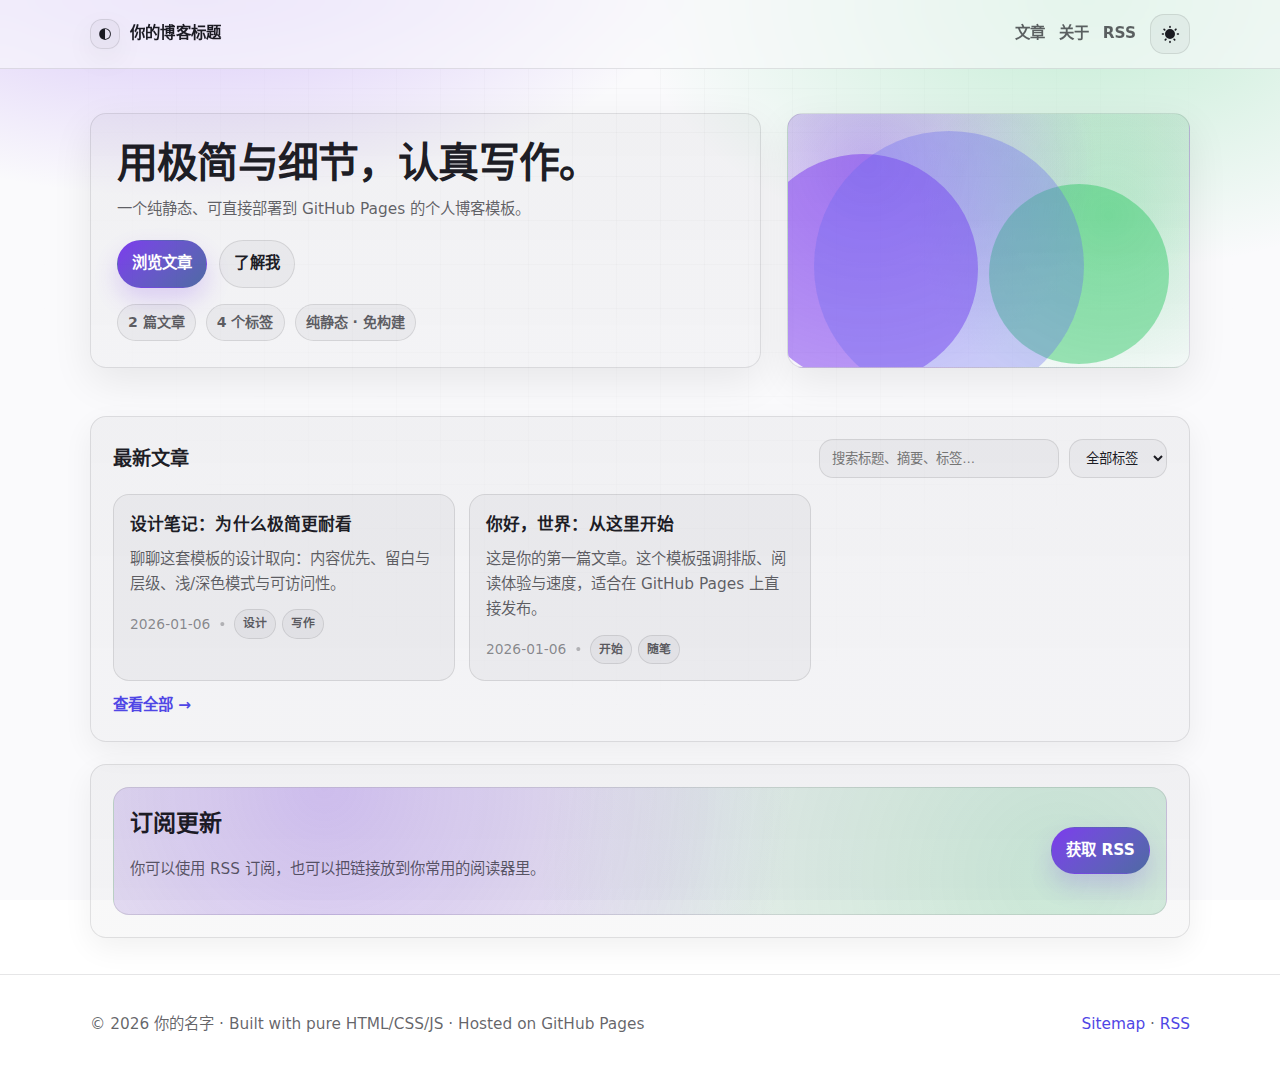
<file: index.html>
<!doctype html>
<html lang="zh-CN">
<head>
  <title>你的博客标题</title>
  <meta name="description" content="一个纯静态、可直接部署到 GitHub Pages 的个人博客模板。" />
  <meta property="og:title" content="你的博客标题" />
  <meta property="og:description" content="一个纯静态、可直接部署到 GitHub Pages 的个人博客模板。" />
  <meta property="og:type" content="website" />
  <meta charset="utf-8" />
<meta name="viewport" content="width=device-width,initial-scale=1" />
<meta name="color-scheme" content="light dark" />
<link rel="icon" href="/favicon.svg" type="image/svg+xml" />
<link rel="manifest" href="/site.webmanifest" />
<link rel="alternate" type="application/rss+xml" title="RSS" href="/feed.xml" />
<link rel="stylesheet" href="/assets/css/style.css" />
<script defer src="/assets/js/theme.js"></script>
</head>
<body>
<header class="topbar" role="banner">
  <div class="container">
    <a class="brand" href="/" aria-label="返回首页">
      <span class="brand__mark" aria-hidden="true">◐</span>
      <span class="brand__text" id="siteTitle">你的博客标题</span>
    </a>
    <nav class="nav" aria-label="主导航">
      <a href="/posts/" class="nav__link">文章</a>
      <a href="/about/" class="nav__link">关于</a>
      <a href="/feed.xml" class="nav__link">RSS</a>
      <button class="iconbtn" id="themeToggle" type="button" aria-label="切换主题" title="切换主题">
        <svg viewBox="0 0 24 24" aria-hidden="true" focusable="false"><path d="M12 18a6 6 0 1 0 0-12 6 6 0 0 0 0 12Zm0-16a1 1 0 0 1 1 1v1a1 1 0 1 1-2 0V3a1 1 0 0 1 1-1Zm0 18a1 1 0 0 1 1 1v1a1 1 0 1 1-2 0v-1a1 1 0 0 1 1-1ZM4.22 5.64a1 1 0 0 1 1.41 0l.7.7a1 1 0 1 1-1.41 1.41l-.7-.7a1 1 0 0 1 0-1.41Zm12.03 12.03a1 1 0 0 1 1.41 0l.7.7a1 1 0 0 1-1.41 1.41l-.7-.7a1 1 0 0 1 0-1.41ZM2 12a1 1 0 0 1 1-1h1a1 1 0 1 1 0 2H3a1 1 0 0 1-1-1Zm18 0a1 1 0 0 1 1-1h1a1 1 0 1 1 0 2h-1a1 1 0 0 1-1-1ZM5.64 19.78a1 1 0 0 1 0-1.41l.7-.7a1 1 0 1 1 1.41 1.41l-.7.7a1 1 0 0 1-1.41 0ZM17.67 7.75a1 1 0 0 1 0-1.41l.7-.7a1 1 0 1 1 1.41 1.41l-.7.7a1 1 0 0 1-1.41 0Z"/></svg>
      </button>
    </nav>
  </div>
</header>
<main class="container" id="main">
  <section class="hero" aria-label="站点介绍">
    <div class="hero__copy">
      <h1 class="hero__title" id="siteTagline">用极简与细节，认真写作。</h1>
      <p class="hero__desc" id="siteDesc">一个纯静态、可直接部署到 GitHub Pages 的个人博客模板。</p>
      <div class="hero__cta">
        <a class="btn" href="/posts/">浏览文章</a>
        <a class="btn btn--ghost" href="/about/">了解我</a>
      </div>
      <div class="hero__meta" id="heroMeta"></div>
    </div>
    <div class="hero__art" aria-hidden="true">
      <div class="orb orb--1"></div>
      <div class="orb orb--2"></div>
      <div class="orb orb--3"></div>
    </div>
  </section>

  <section class="panel" aria-label="文章列表">
    <div class="panel__head">
      <h2 class="panel__title">最新文章</h2>
      <div class="panel__tools">
        <label class="sr" for="search">搜索文章</label>
        <input id="search" class="search" placeholder="搜索标题、摘要、标签…" autocomplete="off" />
        <div class="select">
          <label class="sr" for="tagFilter">按标签筛选</label>
          <select id="tagFilter" aria-label="按标签筛选"></select>
        </div>
      </div>
    </div>
    <div class="cards" id="postList" aria-live="polite"></div>
    <div class="panel__foot">
      <a class="link" href="/posts/">查看全部 →</a>
    </div>
  </section>

  <section class="panel" aria-label="订阅">
    <div class="callout">
      <div>
        <h2 class="callout__title">订阅更新</h2>
        <p class="muted">你可以使用 RSS 订阅，也可以把链接放到你常用的阅读器里。</p>
      </div>
      <a class="btn" href="/feed.xml">获取 RSS</a>
    </div>
  </section>
</main>
<footer class="footer" role="contentinfo">
  <div class="container footer__inner">
    <p class="muted">© <span id="year"></span> <span id="siteAuthor">你的名字</span> · Built with pure HTML/CSS/JS · Hosted on GitHub Pages</p>
    <p class="muted"><a href="/sitemap.xml">Sitemap</a> · <a href="/feed.xml">RSS</a></p>
  </div>
</footer>
<script defer src="/assets/js/app.js"></script>
</body>
</html>
</file>
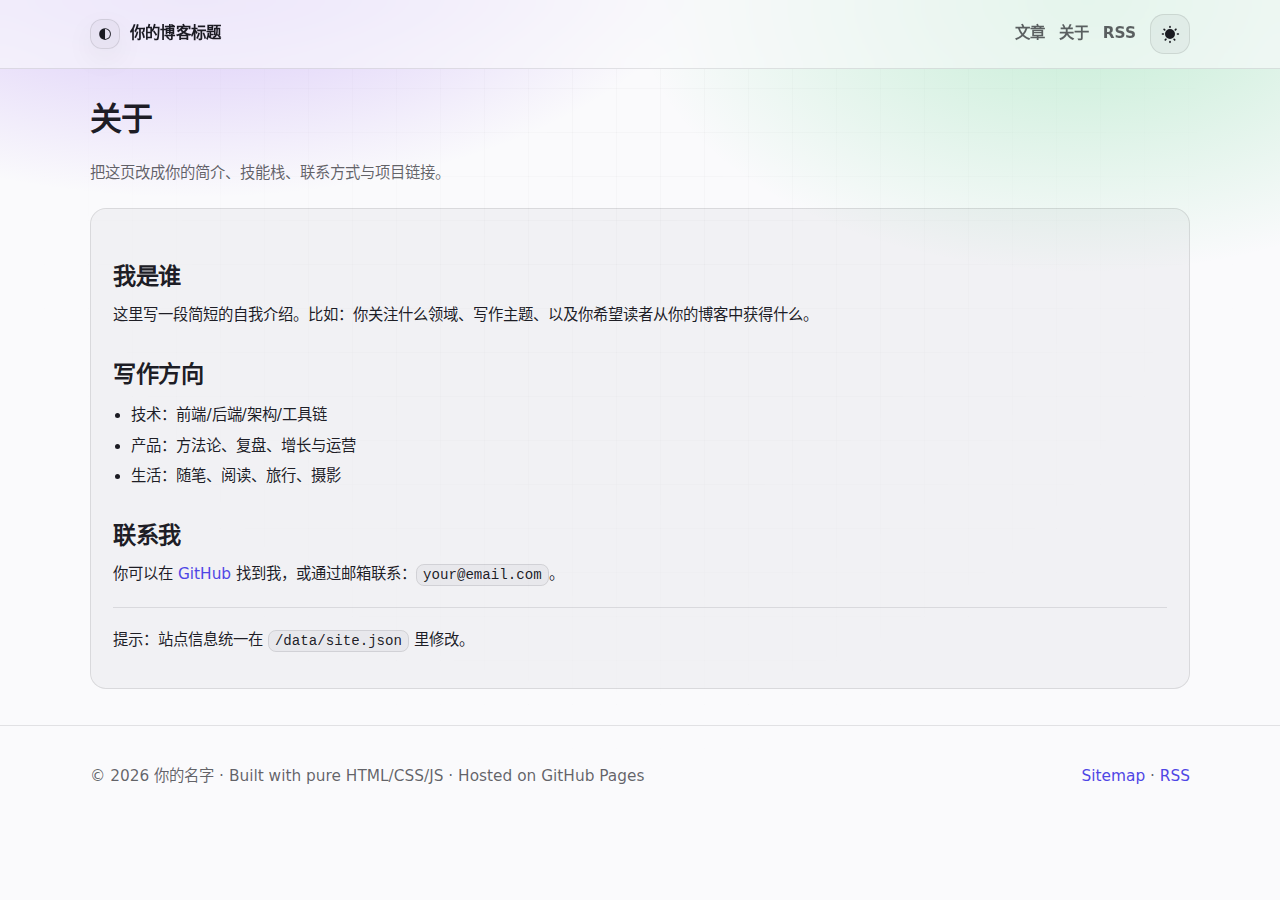
<file: about/index.html>
<!doctype html>
<html lang="zh-CN">
<head>
  <title>关于 · 你的博客标题</title>
  <meta name="description" content="关于我" />
  <meta charset="utf-8" />
<meta name="viewport" content="width=device-width,initial-scale=1" />
<meta name="color-scheme" content="light dark" />
<link rel="icon" href="/favicon.svg" type="image/svg+xml" />
<link rel="manifest" href="/site.webmanifest" />
<link rel="alternate" type="application/rss+xml" title="RSS" href="/feed.xml" />
<link rel="stylesheet" href="/assets/css/style.css" />
<script defer src="/assets/js/theme.js"></script>
</head>
<body>
<header class="topbar" role="banner">
  <div class="container">
    <a class="brand" href="/" aria-label="返回首页">
      <span class="brand__mark" aria-hidden="true">◐</span>
      <span class="brand__text" id="siteTitle">你的博客标题</span>
    </a>
    <nav class="nav" aria-label="主导航">
      <a href="/posts/" class="nav__link">文章</a>
      <a href="/about/" class="nav__link">关于</a>
      <a href="/feed.xml" class="nav__link">RSS</a>
      <button class="iconbtn" id="themeToggle" type="button" aria-label="切换主题" title="切换主题">
        <svg viewBox="0 0 24 24" aria-hidden="true" focusable="false"><path d="M12 18a6 6 0 1 0 0-12 6 6 0 0 0 0 12Zm0-16a1 1 0 0 1 1 1v1a1 1 0 1 1-2 0V3a1 1 0 0 1 1-1Zm0 18a1 1 0 0 1 1 1v1a1 1 0 1 1-2 0v-1a1 1 0 0 1 1-1ZM4.22 5.64a1 1 0 0 1 1.41 0l.7.7a1 1 0 1 1-1.41 1.41l-.7-.7a1 1 0 0 1 0-1.41Zm12.03 12.03a1 1 0 0 1 1.41 0l.7.7a1 1 0 0 1-1.41 1.41l-.7-.7a1 1 0 0 1 0-1.41ZM2 12a1 1 0 0 1 1-1h1a1 1 0 1 1 0 2H3a1 1 0 0 1-1-1Zm18 0a1 1 0 0 1 1-1h1a1 1 0 1 1 0 2h-1a1 1 0 0 1-1-1ZM5.64 19.78a1 1 0 0 1 0-1.41l.7-.7a1 1 0 1 1 1.41 1.41l-.7.7a1 1 0 0 1-1.41 0ZM17.67 7.75a1 1 0 0 1 0-1.41l.7-.7a1 1 0 1 1 1.41 1.41l-.7.7a1 1 0 0 1-1.41 0Z"/></svg>
      </button>
    </nav>
  </div>
</header>
<main class="container" id="main">
  <header class="pagehead">
    <h1>关于</h1>
    <p class="muted">把这页改成你的简介、技能栈、联系方式与项目链接。</p>
  </header>

  <article class="prose">
    <h2>我是谁</h2>
    <p>这里写一段简短的自我介绍。比如：你关注什么领域、写作主题、以及你希望读者从你的博客中获得什么。</p>

    <h2>写作方向</h2>
    <ul>
      <li>技术：前端/后端/架构/工具链</li>
      <li>产品：方法论、复盘、增长与运营</li>
      <li>生活：随笔、阅读、旅行、摄影</li>
    </ul>

    <h2>联系我</h2>
    <p>你可以在 <a href="https://github.com/">GitHub</a> 找到我，或通过邮箱联系：<code>your@email.com</code>。</p>

    <hr />
    <p class="muted">提示：站点信息统一在 <code>/data/site.json</code> 里修改。</p>
  </article>
</main>
<footer class="footer" role="contentinfo">
  <div class="container footer__inner">
    <p class="muted">© <span id="year"></span> <span id="siteAuthor">你的名字</span> · Built with pure HTML/CSS/JS · Hosted on GitHub Pages</p>
    <p class="muted"><a href="/sitemap.xml">Sitemap</a> · <a href="/feed.xml">RSS</a></p>
  </div>
</footer>
<script defer src="/assets/js/app.js"></script>
</body>
</html>
</file>
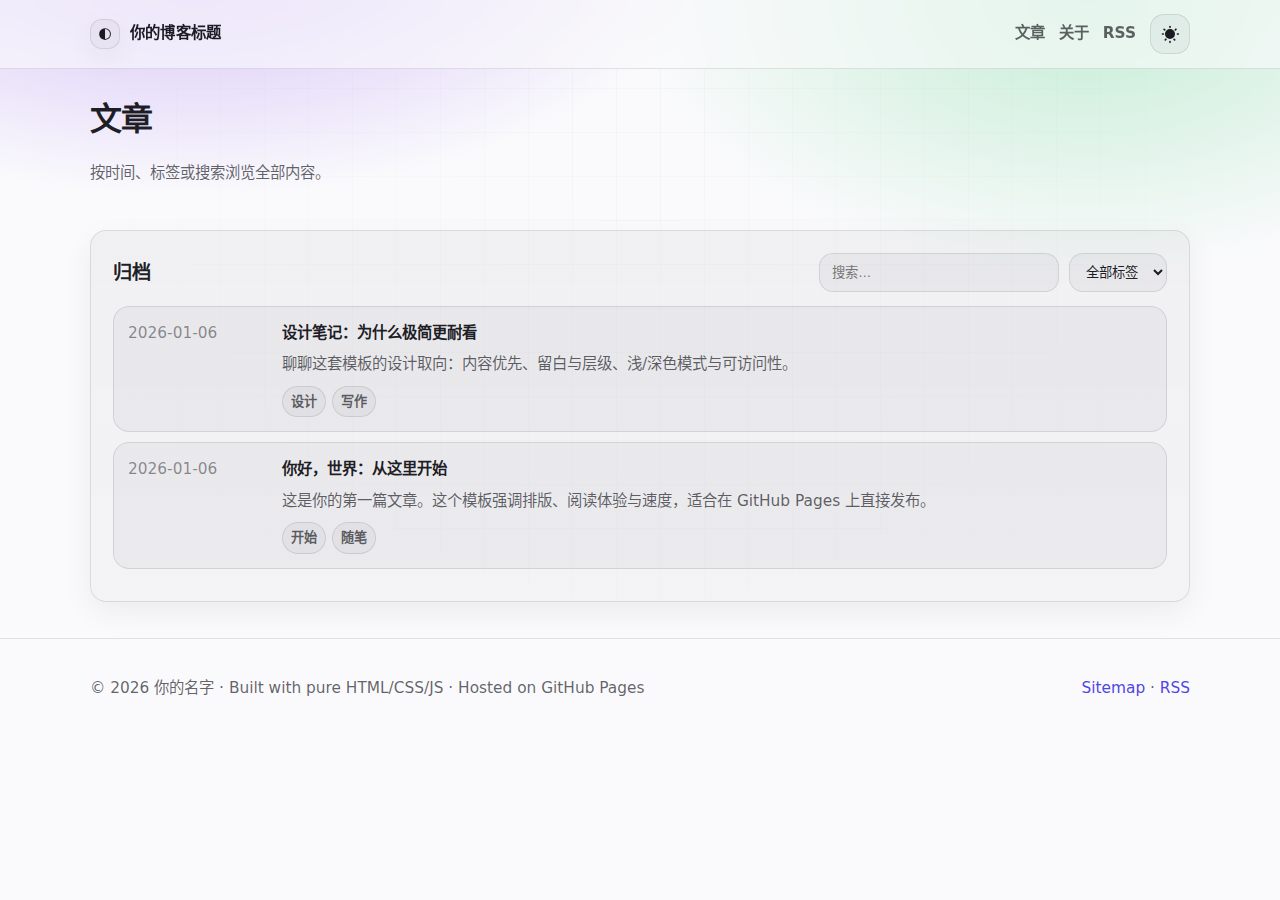
<file: posts/index.html>
<!doctype html>
<html lang="zh-CN">
<head>
  <title>文章 · 你的博客标题</title>
  <meta name="description" content="文章归档" />
  <meta charset="utf-8" />
<meta name="viewport" content="width=device-width,initial-scale=1" />
<meta name="color-scheme" content="light dark" />
<link rel="icon" href="/favicon.svg" type="image/svg+xml" />
<link rel="manifest" href="/site.webmanifest" />
<link rel="alternate" type="application/rss+xml" title="RSS" href="/feed.xml" />
<link rel="stylesheet" href="/assets/css/style.css" />
<script defer src="/assets/js/theme.js"></script>
</head>
<body>
<header class="topbar" role="banner">
  <div class="container">
    <a class="brand" href="/" aria-label="返回首页">
      <span class="brand__mark" aria-hidden="true">◐</span>
      <span class="brand__text" id="siteTitle">你的博客标题</span>
    </a>
    <nav class="nav" aria-label="主导航">
      <a href="/posts/" class="nav__link">文章</a>
      <a href="/about/" class="nav__link">关于</a>
      <a href="/feed.xml" class="nav__link">RSS</a>
      <button class="iconbtn" id="themeToggle" type="button" aria-label="切换主题" title="切换主题">
        <svg viewBox="0 0 24 24" aria-hidden="true" focusable="false"><path d="M12 18a6 6 0 1 0 0-12 6 6 0 0 0 0 12Zm0-16a1 1 0 0 1 1 1v1a1 1 0 1 1-2 0V3a1 1 0 0 1 1-1Zm0 18a1 1 0 0 1 1 1v1a1 1 0 1 1-2 0v-1a1 1 0 0 1 1-1ZM4.22 5.64a1 1 0 0 1 1.41 0l.7.7a1 1 0 1 1-1.41 1.41l-.7-.7a1 1 0 0 1 0-1.41Zm12.03 12.03a1 1 0 0 1 1.41 0l.7.7a1 1 0 0 1-1.41 1.41l-.7-.7a1 1 0 0 1 0-1.41ZM2 12a1 1 0 0 1 1-1h1a1 1 0 1 1 0 2H3a1 1 0 0 1-1-1Zm18 0a1 1 0 0 1 1-1h1a1 1 0 1 1 0 2h-1a1 1 0 0 1-1-1ZM5.64 19.78a1 1 0 0 1 0-1.41l.7-.7a1 1 0 1 1 1.41 1.41l-.7.7a1 1 0 0 1-1.41 0ZM17.67 7.75a1 1 0 0 1 0-1.41l.7-.7a1 1 0 1 1 1.41 1.41l-.7.7a1 1 0 0 1-1.41 0Z"/></svg>
      </button>
    </nav>
  </div>
</header>
<main class="container" id="main">
  <header class="pagehead">
    <h1>文章</h1>
    <p class="muted">按时间、标签或搜索浏览全部内容。</p>
  </header>

  <section class="panel">
    <div class="panel__head">
      <h2 class="panel__title">归档</h2>
      <div class="panel__tools">
        <input id="search" class="search" placeholder="搜索…" autocomplete="off" />
        <div class="select"><select id="tagFilter" aria-label="按标签筛选"></select></div>
      </div>
    </div>
    <div class="list" id="postArchive"></div>
  </section>
</main>
<footer class="footer" role="contentinfo">
  <div class="container footer__inner">
    <p class="muted">© <span id="year"></span> <span id="siteAuthor">你的名字</span> · Built with pure HTML/CSS/JS · Hosted on GitHub Pages</p>
    <p class="muted"><a href="/sitemap.xml">Sitemap</a> · <a href="/feed.xml">RSS</a></p>
  </div>
</footer>
<script defer src="/assets/js/app.js"></script>
</body>
</html>
</file>
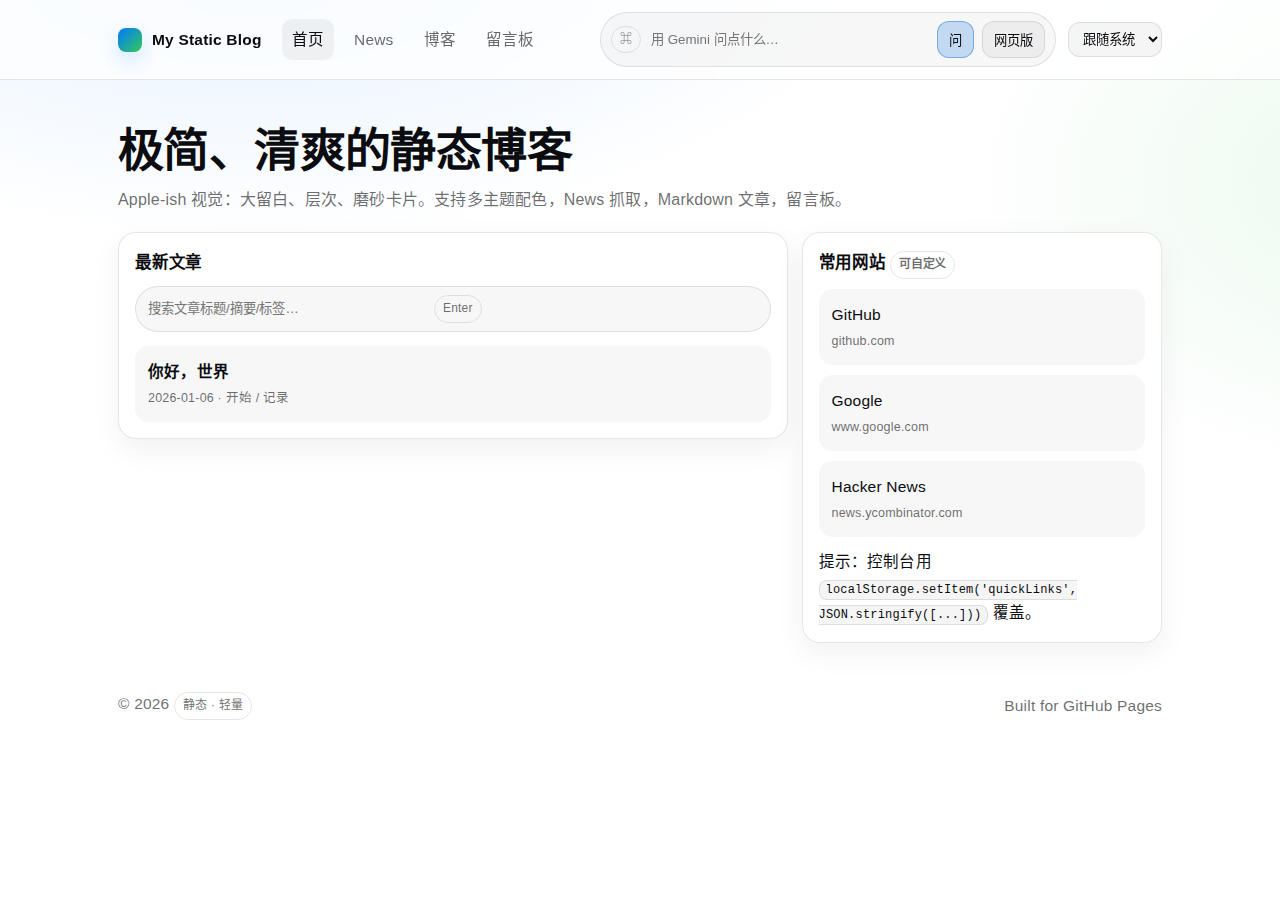
<file: My-blogs/blog-V0.2.0/index.html>
<!doctype html><html lang="zh-CN"><head><title>My Static Blog</title>
<meta charset="utf-8" />
<meta name="viewport" content="width=device-width, initial-scale=1" />
<meta name="color-scheme" content="light dark" />
<link rel="stylesheet" href="./assets/style.css" />
<link rel="icon" href="data:image/svg+xml,%3Csvg xmlns='http://www.w3.org/2000/svg' viewBox='0 0 64 64'%3E%3Crect x='8' y='8' width='48' height='48' rx='14' fill='%23007aff'/%3E%3Cpath d='M22 40c7-3 13-8 20-18' stroke='white' stroke-width='6' fill='none' stroke-linecap='round'/%3E%3C/svg%3E" />
<meta name="description" content="一个极简、Apple 风格的静态博客（GitHub Pages 可直接部署）" /></head><body><div class="topbar"><div class="container"><div class="nav">
<a class="brand" href="./index.html"><span class="logo"></span><span id="siteTitle">My Static Blog</span></a>
<nav class="navlinks" id="navlinks"></nav><div class="spacer"></div>
<div class="pill" title="Gemini 搜索/问答"><span class="badge">⌘</span>
<input id="q" placeholder="用 Gemini 问点什么…" autocomplete="off" />
<button class="btn primary" id="askGemini">问</button><button class="btn" id="openGemini">网页版</button></div>
<select class="btn" id="themeSelect" aria-label="主题"></select></div></div></div>
<div class="modal-backdrop" id="modalBackdrop" role="dialog" aria-modal="true"><div class="modal">
<header><b id="modalTitle">Modal</b><button class="btn" onclick="hideModal()">关闭</button></header>
<div class="body"><pre class="pre" id="modalBody"></pre></div></div></div><section class="hero"><div class="container">
<h1 class="h1">极简、清爽的静态博客</h1>
<p class="sub">Apple-ish 视觉：大留白、层次、磨砂卡片。支持多主题配色，News 抓取，Markdown 文章，留言板。</p>
<div class="grid">
  <div class="card"><h2>最新文章</h2>
    <div class="pill" style="margin:8px 0 14px"><input id="postSearch" placeholder="搜索文章标题/摘要/标签…" /><span class="badge">Enter</span></div>
    <div class="list" id="postList"></div></div>
  <div class="card"><h2>常用网站 <span class="badge">可自定义</span></h2>
    <div class="list" id="quickLinks"></div>
    <div style="margin-top:12px" class="meta">提示：控制台用 <span class="kbd">localStorage.setItem('quickLinks', JSON.stringify([...]))</span> 覆盖。</div>
  </div>
</div></div></section><div class="footer"><div class="container"><div class="row">
<div>© <span id="year"></span> <span class="badge">静态 · 轻量</span></div><div class="meta">Built for GitHub Pages</div>
</div></div></div>
<script>document.getElementById('year').textContent=new Date().getFullYear();</script>
<script src="./assets/app.js" defer></script></body></html>
</file>
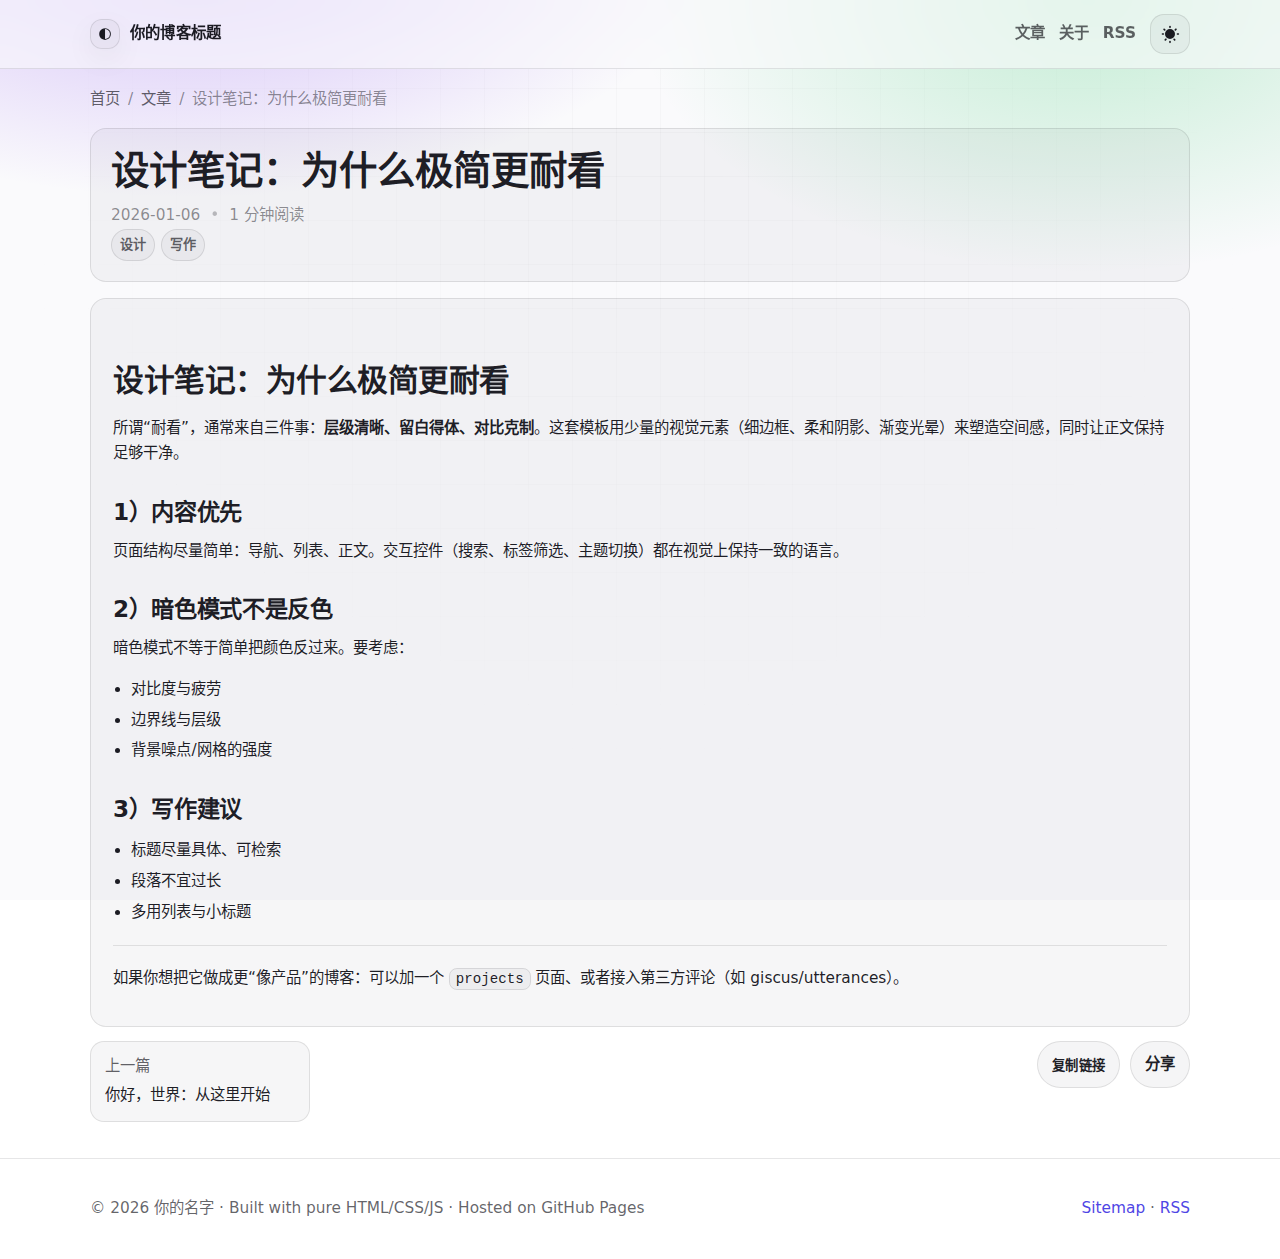
<file: p/design-notes/index.html>
<!doctype html>
<html lang="zh-CN">
<head>
  <title>设计笔记：为什么极简更耐看 · 你的博客标题</title>
  <meta name="description" content="聊聊这套模板的设计取向：内容优先、留白与层级、浅/深色模式与可访问性。" />
  <meta property="og:title" content="设计笔记：为什么极简更耐看" />
  <meta property="og:description" content="聊聊这套模板的设计取向：内容优先、留白与层级、浅/深色模式与可访问性。" />
  <meta property="og:type" content="article" />
  <meta property="article:published_time" content="2026-01-06" />
  <meta charset="utf-8" />
<meta name="viewport" content="width=device-width,initial-scale=1" />
<meta name="color-scheme" content="light dark" />
<link rel="icon" href="/favicon.svg" type="image/svg+xml" />
<link rel="manifest" href="/site.webmanifest" />
<link rel="alternate" type="application/rss+xml" title="RSS" href="/feed.xml" />
<link rel="stylesheet" href="/assets/css/style.css" />
<script defer src="/assets/js/theme.js"></script>
  <script defer src="/assets/js/post.js"></script>
</head>
<body>
<header class="topbar" role="banner">
  <div class="container">
    <a class="brand" href="/" aria-label="返回首页">
      <span class="brand__mark" aria-hidden="true">◐</span>
      <span class="brand__text" id="siteTitle">你的博客标题</span>
    </a>
    <nav class="nav" aria-label="主导航">
      <a href="/posts/" class="nav__link">文章</a>
      <a href="/about/" class="nav__link">关于</a>
      <a href="/feed.xml" class="nav__link">RSS</a>
      <button class="iconbtn" id="themeToggle" type="button" aria-label="切换主题" title="切换主题">
        <svg viewBox="0 0 24 24" aria-hidden="true" focusable="false"><path d="M12 18a6 6 0 1 0 0-12 6 6 0 0 0 0 12Zm0-16a1 1 0 0 1 1 1v1a1 1 0 1 1-2 0V3a1 1 0 0 1 1-1Zm0 18a1 1 0 0 1 1 1v1a1 1 0 1 1-2 0v-1a1 1 0 0 1 1-1ZM4.22 5.64a1 1 0 0 1 1.41 0l.7.7a1 1 0 1 1-1.41 1.41l-.7-.7a1 1 0 0 1 0-1.41Zm12.03 12.03a1 1 0 0 1 1.41 0l.7.7a1 1 0 0 1-1.41 1.41l-.7-.7a1 1 0 0 1 0-1.41ZM2 12a1 1 0 0 1 1-1h1a1 1 0 1 1 0 2H3a1 1 0 0 1-1-1Zm18 0a1 1 0 0 1 1-1h1a1 1 0 1 1 0 2h-1a1 1 0 0 1-1-1ZM5.64 19.78a1 1 0 0 1 0-1.41l.7-.7a1 1 0 1 1 1.41 1.41l-.7.7a1 1 0 0 1-1.41 0ZM17.67 7.75a1 1 0 0 1 0-1.41l.7-.7a1 1 0 1 1 1.41 1.41l-.7.7a1 1 0 0 1-1.41 0Z"/></svg>
      </button>
    </nav>
  </div>
</header>
<main class="container" id="main">
  <nav class="breadcrumbs" aria-label="面包屑">
    <a href="/">首页</a><span aria-hidden="true">/</span>
    <a href="/posts/">文章</a><span aria-hidden="true">/</span>
    <span>设计笔记：为什么极简更耐看</span>
  </nav>

  <article class="post" data-post-slug="design-notes">
    <header class="post__head">
      <h1 class="post__title">设计笔记：为什么极简更耐看</h1>
      <div class="post__meta">
        <time datetime="2026-01-06">2026-01-06</time>
        <span class="dot" aria-hidden="true">•</span>
        <span id="readingTime">— 分钟阅读</span>
      </div>
      <div class="tags"><span class="tag">设计</span><span class="tag">写作</span></div>
    </header>

    <div class="post__body" id="postBody">
      <noscript>
        <p>此页面需要启用 JavaScript 以渲染 Markdown 内容。</p>
      </noscript>
    </div>

    <footer class="post__foot">
      <div class="postnav" id="postNav"></div>
      <div class="share">
        <button class="btn btn--ghost" id="copyLink" type="button">复制链接</button>
        <a class="btn btn--ghost" id="shareX" target="_blank" rel="noopener">分享</a>
      </div>
    </footer>
  </article>
</main>
<footer class="footer" role="contentinfo">
  <div class="container footer__inner">
    <p class="muted">© <span id="year"></span> <span id="siteAuthor">你的名字</span> · Built with pure HTML/CSS/JS · Hosted on GitHub Pages</p>
    <p class="muted"><a href="/sitemap.xml">Sitemap</a> · <a href="/feed.xml">RSS</a></p>
  </div>
</footer>
<script defer src="/assets/js/app.js"></script>
</body>
</html>
</file>
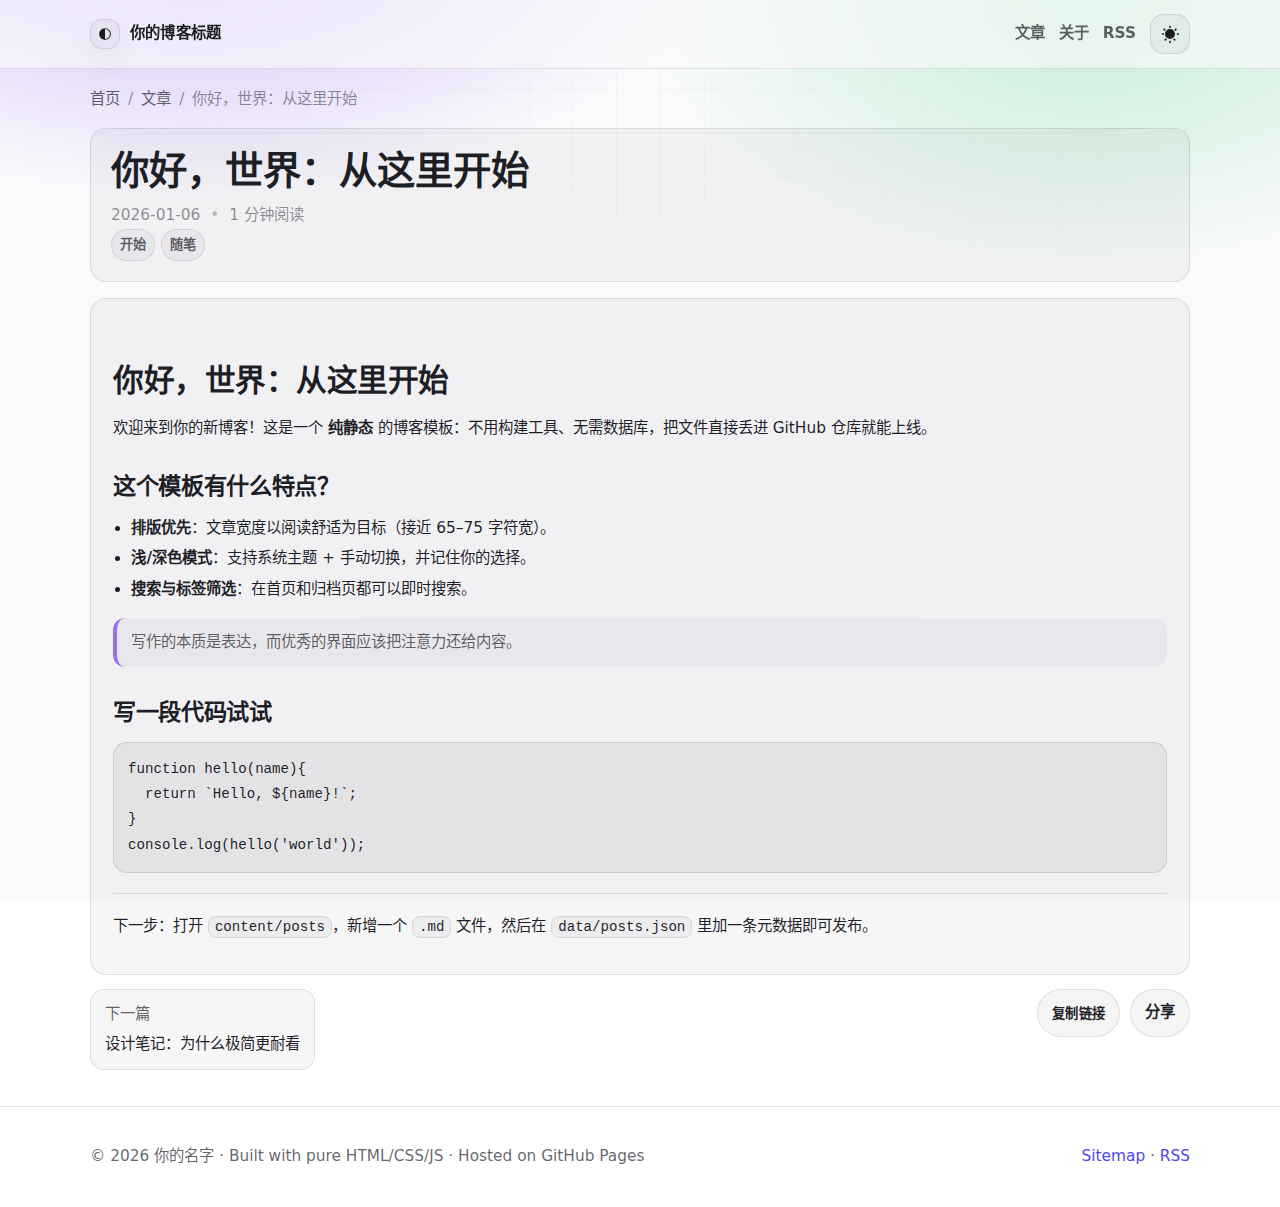
<file: p/hello-world/index.html>
<!doctype html>
<html lang="zh-CN">
<head>
  <title>你好，世界：从这里开始 · 你的博客标题</title>
  <meta name="description" content="这是你的第一篇文章。这个模板强调排版、阅读体验与速度，适合在 GitHub Pages 上直接发布。" />
  <meta property="og:title" content="你好，世界：从这里开始" />
  <meta property="og:description" content="这是你的第一篇文章。这个模板强调排版、阅读体验与速度，适合在 GitHub Pages 上直接发布。" />
  <meta property="og:type" content="article" />
  <meta property="article:published_time" content="2026-01-06" />
  <meta charset="utf-8" />
<meta name="viewport" content="width=device-width,initial-scale=1" />
<meta name="color-scheme" content="light dark" />
<link rel="icon" href="/favicon.svg" type="image/svg+xml" />
<link rel="manifest" href="/site.webmanifest" />
<link rel="alternate" type="application/rss+xml" title="RSS" href="/feed.xml" />
<link rel="stylesheet" href="/assets/css/style.css" />
<script defer src="/assets/js/theme.js"></script>
  <script defer src="/assets/js/post.js"></script>
</head>
<body>
<header class="topbar" role="banner">
  <div class="container">
    <a class="brand" href="/" aria-label="返回首页">
      <span class="brand__mark" aria-hidden="true">◐</span>
      <span class="brand__text" id="siteTitle">你的博客标题</span>
    </a>
    <nav class="nav" aria-label="主导航">
      <a href="/posts/" class="nav__link">文章</a>
      <a href="/about/" class="nav__link">关于</a>
      <a href="/feed.xml" class="nav__link">RSS</a>
      <button class="iconbtn" id="themeToggle" type="button" aria-label="切换主题" title="切换主题">
        <svg viewBox="0 0 24 24" aria-hidden="true" focusable="false"><path d="M12 18a6 6 0 1 0 0-12 6 6 0 0 0 0 12Zm0-16a1 1 0 0 1 1 1v1a1 1 0 1 1-2 0V3a1 1 0 0 1 1-1Zm0 18a1 1 0 0 1 1 1v1a1 1 0 1 1-2 0v-1a1 1 0 0 1 1-1ZM4.22 5.64a1 1 0 0 1 1.41 0l.7.7a1 1 0 1 1-1.41 1.41l-.7-.7a1 1 0 0 1 0-1.41Zm12.03 12.03a1 1 0 0 1 1.41 0l.7.7a1 1 0 0 1-1.41 1.41l-.7-.7a1 1 0 0 1 0-1.41ZM2 12a1 1 0 0 1 1-1h1a1 1 0 1 1 0 2H3a1 1 0 0 1-1-1Zm18 0a1 1 0 0 1 1-1h1a1 1 0 1 1 0 2h-1a1 1 0 0 1-1-1ZM5.64 19.78a1 1 0 0 1 0-1.41l.7-.7a1 1 0 1 1 1.41 1.41l-.7.7a1 1 0 0 1-1.41 0ZM17.67 7.75a1 1 0 0 1 0-1.41l.7-.7a1 1 0 1 1 1.41 1.41l-.7.7a1 1 0 0 1-1.41 0Z"/></svg>
      </button>
    </nav>
  </div>
</header>
<main class="container" id="main">
  <nav class="breadcrumbs" aria-label="面包屑">
    <a href="/">首页</a><span aria-hidden="true">/</span>
    <a href="/posts/">文章</a><span aria-hidden="true">/</span>
    <span>你好，世界：从这里开始</span>
  </nav>

  <article class="post" data-post-slug="hello-world">
    <header class="post__head">
      <h1 class="post__title">你好，世界：从这里开始</h1>
      <div class="post__meta">
        <time datetime="2026-01-06">2026-01-06</time>
        <span class="dot" aria-hidden="true">•</span>
        <span id="readingTime">— 分钟阅读</span>
      </div>
      <div class="tags"><span class="tag">开始</span><span class="tag">随笔</span></div>
    </header>

    <div class="post__body" id="postBody">
      <noscript>
        <p>此页面需要启用 JavaScript 以渲染 Markdown 内容。</p>
      </noscript>
    </div>

    <footer class="post__foot">
      <div class="postnav" id="postNav"></div>
      <div class="share">
        <button class="btn btn--ghost" id="copyLink" type="button">复制链接</button>
        <a class="btn btn--ghost" id="shareX" target="_blank" rel="noopener">分享</a>
      </div>
    </footer>
  </article>
</main>
<footer class="footer" role="contentinfo">
  <div class="container footer__inner">
    <p class="muted">© <span id="year"></span> <span id="siteAuthor">你的名字</span> · Built with pure HTML/CSS/JS · Hosted on GitHub Pages</p>
    <p class="muted"><a href="/sitemap.xml">Sitemap</a> · <a href="/feed.xml">RSS</a></p>
  </div>
</footer>
<script defer src="/assets/js/app.js"></script>
</body>
</html>
</file>
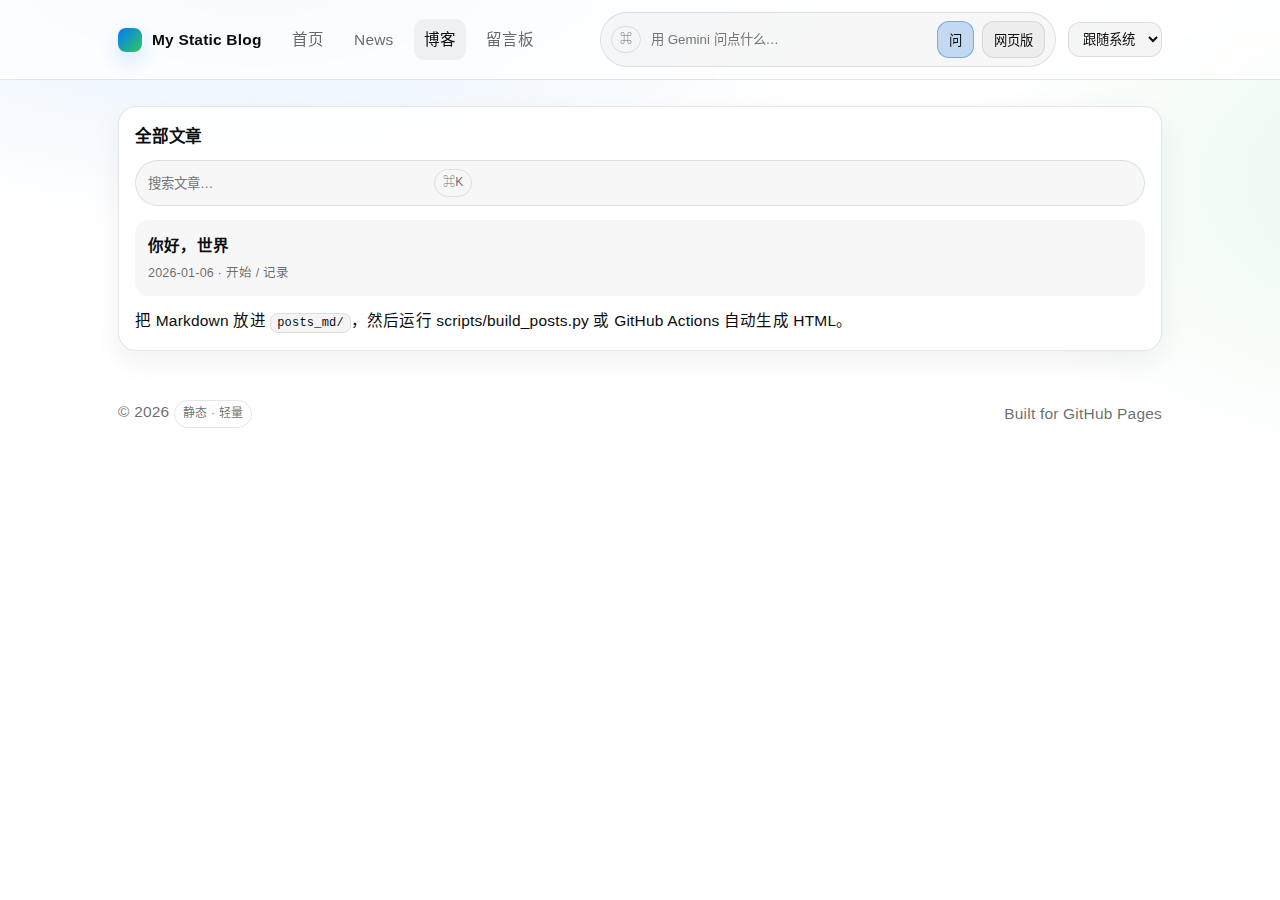
<file: My-blogs/blog-V0.2.0/blog.html>
<!doctype html><html lang="zh-CN"><head><title>博客 · My Static Blog</title>
<meta charset="utf-8" />
<meta name="viewport" content="width=device-width, initial-scale=1" />
<meta name="color-scheme" content="light dark" />
<link rel="stylesheet" href="./assets/style.css" />
<link rel="icon" href="data:image/svg+xml,%3Csvg xmlns='http://www.w3.org/2000/svg' viewBox='0 0 64 64'%3E%3Crect x='8' y='8' width='48' height='48' rx='14' fill='%23007aff'/%3E%3Cpath d='M22 40c7-3 13-8 20-18' stroke='white' stroke-width='6' fill='none' stroke-linecap='round'/%3E%3C/svg%3E" />
<meta name="description" content="Markdown 文章列表" /></head><body><div class="topbar"><div class="container"><div class="nav">
<a class="brand" href="./index.html"><span class="logo"></span><span id="siteTitle">My Static Blog</span></a>
<nav class="navlinks" id="navlinks"></nav><div class="spacer"></div>
<div class="pill" title="Gemini 搜索/问答"><span class="badge">⌘</span>
<input id="q" placeholder="用 Gemini 问点什么…" autocomplete="off" />
<button class="btn primary" id="askGemini">问</button><button class="btn" id="openGemini">网页版</button></div>
<select class="btn" id="themeSelect" aria-label="主题"></select></div></div></div>
<div class="modal-backdrop" id="modalBackdrop" role="dialog" aria-modal="true"><div class="modal">
<header><b id="modalTitle">Modal</b><button class="btn" onclick="hideModal()">关闭</button></header>
<div class="body"><pre class="pre" id="modalBody"></pre></div></div></div><section class="hero" style="padding-top:26px"><div class="container"><div class="grid" style="grid-template-columns:1fr">
<div class="card"><h2>全部文章</h2>
<div class="pill" style="margin:8px 0 14px"><input id="postSearch" placeholder="搜索文章…" /><span class="badge">⌘K</span></div>
<div class="list" id="postList"></div>
<div class="meta" style="margin-top:12px">把 Markdown 放进 <span class="kbd">posts_md/</span>，然后运行 scripts/build_posts.py 或 GitHub Actions 自动生成 HTML。</div>
</div></div></div></section><div class="footer"><div class="container"><div class="row">
<div>© <span id="year"></span> <span class="badge">静态 · 轻量</span></div><div class="meta">Built for GitHub Pages</div>
</div></div></div>
<script>document.getElementById('year').textContent=new Date().getFullYear();</script>
<script src="./assets/app.js" defer></script></body></html>
</file>
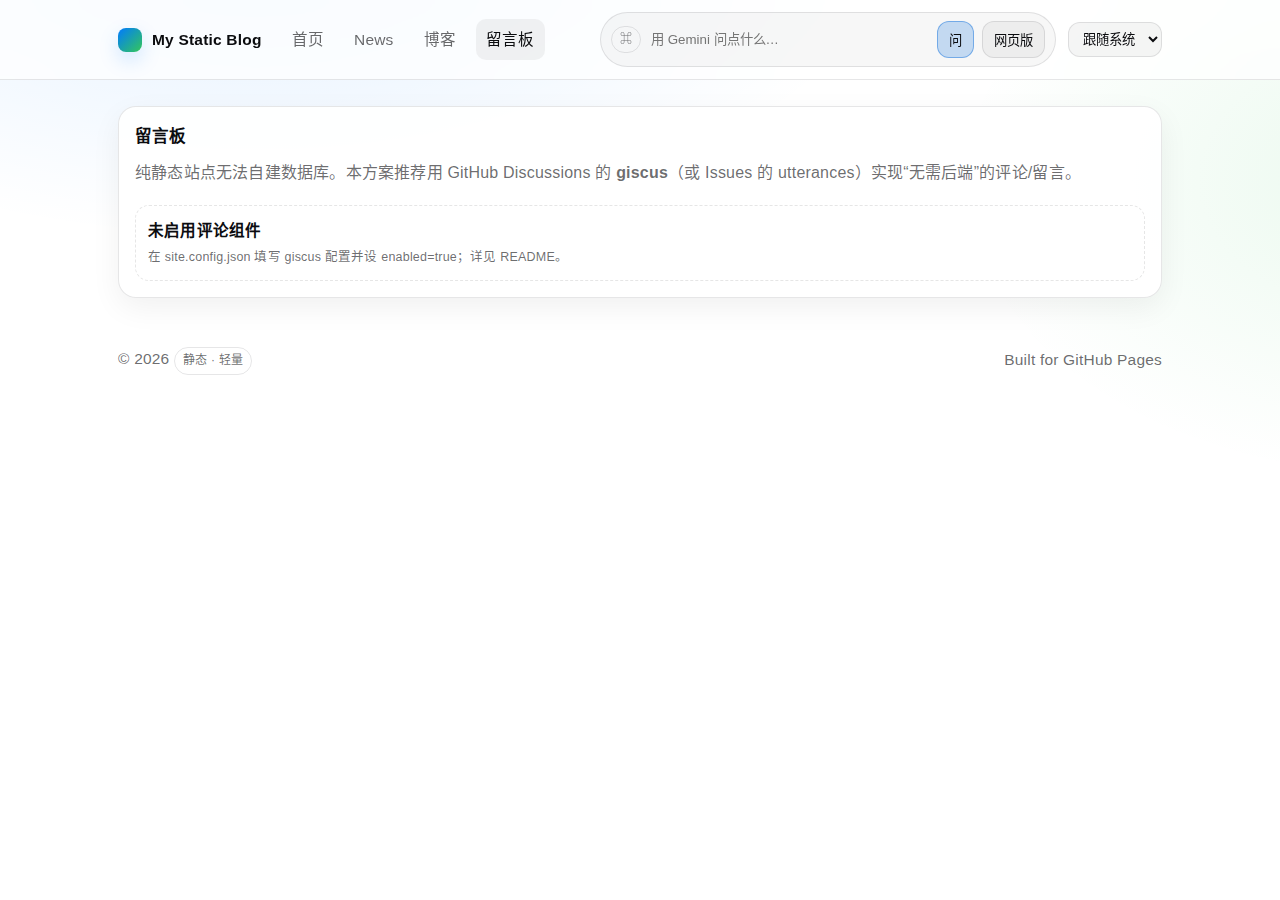
<file: My-blogs/blog-V0.2.0/guestbook.html>
<!doctype html><html lang="zh-CN"><head><title>留言板 · My Static Blog</title>
<meta charset="utf-8" />
<meta name="viewport" content="width=device-width, initial-scale=1" />
<meta name="color-scheme" content="light dark" />
<link rel="stylesheet" href="./assets/style.css" />
<link rel="icon" href="data:image/svg+xml,%3Csvg xmlns='http://www.w3.org/2000/svg' viewBox='0 0 64 64'%3E%3Crect x='8' y='8' width='48' height='48' rx='14' fill='%23007aff'/%3E%3Cpath d='M22 40c7-3 13-8 20-18' stroke='white' stroke-width='6' fill='none' stroke-linecap='round'/%3E%3C/svg%3E" />
<meta name="description" content="游客留言与评论" /></head><body><div class="topbar"><div class="container"><div class="nav">
<a class="brand" href="./index.html"><span class="logo"></span><span id="siteTitle">My Static Blog</span></a>
<nav class="navlinks" id="navlinks"></nav><div class="spacer"></div>
<div class="pill" title="Gemini 搜索/问答"><span class="badge">⌘</span>
<input id="q" placeholder="用 Gemini 问点什么…" autocomplete="off" />
<button class="btn primary" id="askGemini">问</button><button class="btn" id="openGemini">网页版</button></div>
<select class="btn" id="themeSelect" aria-label="主题"></select></div></div></div>
<div class="modal-backdrop" id="modalBackdrop" role="dialog" aria-modal="true"><div class="modal">
<header><b id="modalTitle">Modal</b><button class="btn" onclick="hideModal()">关闭</button></header>
<div class="body"><pre class="pre" id="modalBody"></pre></div></div></div><section class="hero" style="padding-top:26px"><div class="container"><div class="grid" style="grid-template-columns:1fr">
<div class="card"><h2>留言板</h2>
<p class="sub">纯静态站点无法自建数据库。本方案推荐用 GitHub Discussions 的 <b>giscus</b>（或 Issues 的 utterances）实现“无需后端”的评论/留言。</p>
<div id="comments" class="item" style="background:transparent; border:1px dashed var(--border)">
  <div><b>未启用评论组件</b></div>
  <div class="meta">在 site.config.json 填写 giscus 配置并设 enabled=true；详见 README。</div>
</div></div></div></div></section>
<script>
(async ()=>{
  const cfg=await (await fetch('./site.config.json',{cache:'no-store'})).json();
  const g=cfg.giscus||{};
  if(!g.enabled) return;
  const s=document.createElement('script');
  s.src='https://giscus.app/client.js';
  s.async=true; s.crossOrigin='anonymous';
  s.setAttribute('data-repo',g.repo);
  s.setAttribute('data-repo-id',g.repoId);
  s.setAttribute('data-category',g.category);
  s.setAttribute('data-category-id',g.categoryId);
  s.setAttribute('data-mapping',g.mapping||'pathname');
  s.setAttribute('data-strict','0');
  s.setAttribute('data-reactions-enabled',g.reactionsEnabled||'1');
  s.setAttribute('data-emit-metadata',g.emitMetadata||'0');
  s.setAttribute('data-input-position',g.inputPosition||'top');
  s.setAttribute('data-lang',g.lang||'zh-CN');
  const theme=document.documentElement.dataset.theme==='dark'?'transparent_dark':'light';
  s.setAttribute('data-theme',theme);
  const box=document.getElementById('comments'); box.innerHTML=''; box.appendChild(s);
})();
</script><div class="footer"><div class="container"><div class="row">
<div>© <span id="year"></span> <span class="badge">静态 · 轻量</span></div><div class="meta">Built for GitHub Pages</div>
</div></div></div>
<script>document.getElementById('year').textContent=new Date().getFullYear();</script>
<script src="./assets/app.js" defer></script></body></html>
</file>
<file: assets/css/style.css>
/*
  Aesthetic Static Blog
  - Content-first typography
  - Fluid spacing
  - Light/Dark via CSS variables
  - No frameworks
*/

:root{
  --font-sans: ui-sans-serif, system-ui, -apple-system, "Segoe UI", Roboto, "Helvetica Neue", Arial, "Noto Sans", "Liberation Sans", sans-serif;
  --font-mono: ui-monospace, SFMono-Regular, Menlo, Monaco, Consolas, "Liberation Mono", "Courier New", monospace;

  --radius: 16px;
  --radius-sm: 12px;
  --shadow: 0 14px 40px rgba(0,0,0,.08);
  --shadow-soft: 0 10px 30px rgba(0,0,0,.06);

  --max: 1100px;
  --text: 15px;

  --bg: #0b1020;
  --surface: rgba(255,255,255,.06);
  --surface-2: rgba(255,255,255,.08);
  --border: rgba(255,255,255,.10);
  --fg: rgba(255,255,255,.92);
  --muted: rgba(255,255,255,.66);
  --muted-2: rgba(255,255,255,.48);
  --link: #c7d2fe;
  --accent: #7c3aed;
  --accent2: #22c55e;
  --focus: rgba(124,58,237,.35);

  --grid: rgba(255,255,255,.04);
}

:root[data-theme="light"]{
  --bg: #fafafc;
  --surface: rgba(10,10,20,.04);
  --surface-2: rgba(10,10,20,.06);
  --border: rgba(10,10,20,.10);
  --fg: rgba(9,9,16,.92);
  --muted: rgba(9,9,16,.64);
  --muted-2: rgba(9,9,16,.46);
  --link: #4f46e5;
  --accent: #7c3aed;
  --accent2: #16a34a;
  --focus: rgba(79,70,229,.22);
  --grid: rgba(10,10,20,.04);
}

*{ box-sizing:border-box; }
html,body{ height:100%; }
body{
  margin:0;
  font-family:var(--font-sans);
  font-size: clamp(15px, 1.2vw, 17px);
  line-height:1.65;
  color:var(--fg);
  background:
    radial-gradient(900px 480px at 15% -10%, rgba(124,58,237,.35), transparent 60%),
    radial-gradient(700px 420px at 85% 0%, rgba(34,197,94,.25), transparent 65%),
    linear-gradient(180deg, var(--bg), var(--bg));
  background-attachment: fixed;
}

/* subtle grid */
body::before{
  content:"";
  position:fixed;
  inset:0;
  pointer-events:none;
  background-image:
    linear-gradient(to right, var(--grid) 1px, transparent 1px),
    linear-gradient(to bottom, var(--grid) 1px, transparent 1px);
  background-size: 44px 44px;
  mask-image: radial-gradient(circle at 50% 15%, rgba(0,0,0,.75), transparent 70%);
  opacity:.75;
}

a{ color:var(--link); text-decoration:none; }
a:hover{ text-decoration:underline; }

.container{ width:min(var(--max), calc(100% - 40px)); margin-inline:auto; }

.topbar{
  position:sticky;
  top:0;
  z-index:10;
  backdrop-filter: blur(14px);
  background: color-mix(in srgb, var(--bg) 60%, transparent);
  border-bottom:1px solid var(--border);
}

.topbar .container{
  display:flex;
  align-items:center;
  justify-content:space-between;
  padding: 14px 0;
}

.brand{
  display:flex;
  align-items:center;
  gap:10px;
  color:var(--fg);
}
.brand__mark{
  width:30px; height:30px;
  display:grid; place-items:center;
  border:1px solid var(--border);
  border-radius: 12px;
  background: var(--surface);
  box-shadow: var(--shadow-soft);
}
.brand__text{ font-weight:700; letter-spacing:.2px; }

.nav{ display:flex; align-items:center; gap: 14px; }
.nav__link{ color:var(--muted); font-weight:600; }
.nav__link:hover{ color:var(--fg); text-decoration:none; }

.iconbtn{
  width:40px; height:40px;
  border:1px solid var(--border);
  background: var(--surface);
  border-radius: 14px;
  color:var(--fg);
  display:grid; place-items:center;
  cursor:pointer;
  transition: transform .18s ease, background .18s ease, border-color .18s ease;
}
.iconbtn svg{ width:20px; height:20px; fill: currentColor; }
.iconbtn:hover{ transform: translateY(-1px); background: var(--surface-2); }
.iconbtn:focus{ outline: none; box-shadow: 0 0 0 4px var(--focus); }
.iconbtn.pulse{ transform: scale(.96); }

.hero{
  display:grid;
  grid-template-columns: 1.25fr .75fr;
  gap: 26px;
  padding: 44px 0 26px;
  align-items: stretch;
}
@media (max-width: 820px){
  .hero{ grid-template-columns: 1fr; }
  .hero__art{ display:none; }
}

.hero__copy{
  padding: 26px;
  border:1px solid var(--border);
  background: linear-gradient(180deg, var(--surface), color-mix(in srgb, var(--surface) 70%, transparent));
  border-radius: var(--radius);
  box-shadow: var(--shadow);
}

.hero__title{
  margin: 0 0 10px;
  font-size: clamp(28px, 3.2vw, 44px);
  line-height:1.15;
  letter-spacing:-.02em;
}
.hero__desc{ margin: 0 0 18px; color: var(--muted); max-width: 58ch; }

.hero__cta{ display:flex; gap: 12px; flex-wrap:wrap; }

.btn{
  display:inline-flex;
  align-items:center;
  justify-content:center;
  gap:10px;
  padding: 10px 14px;
  border-radius: 999px;
  border:1px solid transparent;
  background: linear-gradient(135deg, var(--accent), color-mix(in srgb, var(--accent) 55%, var(--accent2)));
  color: white;
  font-weight:700;
  letter-spacing:.1px;
  box-shadow: 0 12px 24px rgba(124,58,237,.20);
  cursor:pointer;
}
.btn:hover{ text-decoration:none; transform: translateY(-1px); }
.btn:focus{ outline:none; box-shadow: 0 0 0 4px var(--focus), 0 12px 24px rgba(124,58,237,.20); }

.btn--ghost{
  background: var(--surface);
  color: var(--fg);
  border-color: var(--border);
  box-shadow: none;
}
.btn--ghost:hover{ background: var(--surface-2); }

.hero__meta{ margin-top: 16px; display:flex; gap:10px; flex-wrap:wrap; }
.pill{
  padding: 6px 10px;
  border:1px solid var(--border);
  border-radius: 999px;
  background: var(--surface);
  color: var(--muted);
  font-weight:600;
  font-size:.92em;
}

.hero__art{
  position:relative;
  border-radius: var(--radius);
  border:1px solid var(--border);
  background: radial-gradient(circle at 20% 20%, rgba(124,58,237,.35), transparent 60%),
              radial-gradient(circle at 80% 40%, rgba(34,197,94,.25), transparent 55%),
              linear-gradient(180deg, var(--surface), transparent);
  overflow:hidden;
  box-shadow: var(--shadow);
}
.orb{ position:absolute; border-radius: 999px; filter: blur(.2px); opacity:.95; }
.orb--1{ width: 230px; height:230px; left:-40px; top: 40px; background: rgba(124,58,237,.55); }
.orb--2{ width: 180px; height:180px; right: 20px; top: 70px; background: rgba(34,197,94,.45); }
.orb--3{ width: 270px; height:270px; left: 40%; top: 60%; background: rgba(99,102,241,.35); transform: translate(-50%,-50%); }

.panel{
  margin: 22px 0;
  padding: 22px;
  border:1px solid var(--border);
  border-radius: var(--radius);
  background: linear-gradient(180deg, var(--surface), color-mix(in srgb, var(--surface) 65%, transparent));
  box-shadow: var(--shadow-soft);
}
.panel__head{ display:flex; align-items:center; justify-content:space-between; gap: 16px; flex-wrap:wrap; }
.panel__title{ margin:0; font-size: 1.2rem; letter-spacing:.1px; }
.panel__tools{ display:flex; gap: 10px; flex-wrap:wrap; }

.search{
  min-width: 240px;
  padding: 10px 12px;
  border-radius: 14px;
  border:1px solid var(--border);
  background: color-mix(in srgb, var(--surface) 85%, transparent);
  color: var(--fg);
}
.search:focus{ outline:none; box-shadow: 0 0 0 4px var(--focus); }

.select select{
  padding: 10px 12px;
  border-radius: 14px;
  border:1px solid var(--border);
  background: color-mix(in srgb, var(--surface) 85%, transparent);
  color: var(--fg);
}
.select select:focus{ outline:none; box-shadow: 0 0 0 4px var(--focus); }

.cards{ display:grid; grid-template-columns: repeat(3, 1fr); gap: 14px; margin-top: 16px; }
@media (max-width: 980px){ .cards{ grid-template-columns: repeat(2, 1fr); } }
@media (max-width: 620px){ .cards{ grid-template-columns: 1fr; } .search{ min-width: 100%; } }

.card{
  border: 1px solid var(--border);
  border-radius: var(--radius);
  background: color-mix(in srgb, var(--surface) 88%, transparent);
  overflow:hidden;
  transition: transform .18s ease, background .18s ease;
}
.card:hover{ transform: translateY(-2px); background: var(--surface-2); }
.card__link{ display:block; color: inherit; }
.card__link:hover{ text-decoration:none; }
.card__body{ padding: 16px; }
.card__title{ margin: 0 0 8px; font-size: 1.05rem; letter-spacing:.1px; }
.card__summary{ margin: 0 0 12px; color: var(--muted); display: -webkit-box; -webkit-line-clamp: 3; -webkit-box-orient: vertical; overflow: hidden; }
.card__meta{ display:flex; align-items:center; gap: 8px; color: var(--muted-2); font-size: .9em; }
.dot{ opacity:.55; }

.tags{ display:flex; gap: 6px; flex-wrap:wrap; }
.tag{
  padding: 4px 8px;
  border-radius: 999px;
  border: 1px solid var(--border);
  background: color-mix(in srgb, var(--surface) 85%, transparent);
  color: var(--muted);
  font-size: .86em;
  font-weight: 600;
}

.panel__foot{ margin-top: 12px; }
.link{ font-weight:700; }

.callout{
  display:flex; align-items:center; justify-content:space-between; gap:16px; flex-wrap:wrap;
  padding: 16px;
  border-radius: var(--radius);
  border:1px solid var(--border);
  background: radial-gradient(circle at 20% 0%, rgba(124,58,237,.25), transparent 55%),
              radial-gradient(circle at 90% 70%, rgba(34,197,94,.18), transparent 55%),
              color-mix(in srgb, var(--surface) 85%, transparent);
}
.callout__title{ margin: 0 0 6px; }

.pagehead{ padding: 24px 0 6px; }
.pagehead h1{ margin:0 0 6px; font-size: 2.0rem; letter-spacing:-.02em; }

.list{ margin-top: 14px; }
.row{
  display:grid;
  grid-template-columns: 140px 1fr;
  gap: 14px;
  padding: 14px;
  border:1px solid var(--border);
  border-radius: var(--radius);
  background: color-mix(in srgb, var(--surface) 88%, transparent);
  margin-bottom: 10px;
}
@media (max-width: 640px){ .row{ grid-template-columns: 1fr; } }
.row__date{ color: var(--muted-2); font-variant-numeric: tabular-nums; }
.row__title{ font-weight:800; color: var(--fg); }
.row__title:hover{ text-decoration:none; color: color-mix(in srgb, var(--fg) 75%, var(--accent)); }
.row__summary{ color: var(--muted); margin-top: 6px; }
.row__tags{ margin-top: 8px; display:flex; gap: 6px; flex-wrap:wrap; }

.breadcrumbs{ margin-top: 18px; color: var(--muted-2); display:flex; gap: 8px; flex-wrap:wrap; }
.breadcrumbs a{ color: var(--muted); }

.post{ margin: 16px 0 32px; }
.post__head{
  padding: 20px;
  border:1px solid var(--border);
  border-radius: var(--radius);
  background: color-mix(in srgb, var(--surface) 88%, transparent);
}
.post__title{ margin: 0 0 10px; font-size: clamp(28px, 3.0vw, 44px); line-height:1.15; }
.post__meta{ color: var(--muted-2); display:flex; gap: 10px; align-items:center; flex-wrap:wrap; }

.post__body{ margin-top: 16px; }

.prose{
  padding: 22px;
  border: 1px solid var(--border);
  border-radius: var(--radius);
  background: color-mix(in srgb, var(--surface) 88%, transparent);
}

.prose :is(h1,h2,h3,h4){
  margin-top: 1.35em;
  margin-bottom: .55em;
  line-height: 1.2;
  letter-spacing:-.015em;
}
.prose h2{ font-size: 1.45rem; }
.prose h3{ font-size: 1.18rem; }
.prose p{ margin: .85em 0; color: var(--fg); }
.prose ul, .prose ol{ padding-left: 1.2em; }
.prose li{ margin: .35em 0; }
.prose blockquote{
  margin: 1em 0;
  padding: 12px 14px;
  border-left: 4px solid color-mix(in srgb, var(--accent) 70%, transparent);
  background: color-mix(in srgb, var(--surface) 88%, transparent);
  border-radius: 12px;
  color: var(--muted);
}

.prose code{
  font-family: var(--font-mono);
  font-size: .92em;
  padding: 2px 6px;
  border-radius: 8px;
  background: color-mix(in srgb, var(--surface) 85%, transparent);
  border: 1px solid var(--border);
}

.code{
  overflow:auto;
  padding: 14px;
  border-radius: 14px;
  border: 1px solid var(--border);
  background: rgba(0,0,0,.25);
}
:root[data-theme="light"] .code{ background: rgba(10,10,20,.06); }
.code code{ padding:0; border:none; background: transparent; }

.prose hr{ border:none; border-top: 1px solid var(--border); margin: 1.3em 0; }

.post__foot{ display:flex; justify-content:space-between; align-items:flex-start; gap: 16px; margin-top: 14px; flex-wrap:wrap; }
.postnav{ display:flex; gap: 10px; flex-wrap:wrap; }
.postnav__item{
  display:flex; flex-direction:column; gap: 4px;
  padding: 12px 14px;
  border-radius: 14px;
  border: 1px solid var(--border);
  background: color-mix(in srgb, var(--surface) 88%, transparent);
  min-width: 220px;
  color: var(--fg);
}
.postnav__item:hover{ text-decoration:none; background: var(--surface-2); }

.share{ display:flex; gap: 10px; }

.footer{ border-top:1px solid var(--border); margin-top: 36px; }
.footer__inner{ padding: 22px 0; display:flex; justify-content:space-between; gap:12px; flex-wrap:wrap; }

.muted{ color: var(--muted); }
.sr{ position:absolute; width:1px; height:1px; padding:0; margin:-1px; overflow:hidden; clip:rect(0,0,0,0); white-space:nowrap; border:0; }

:focus-visible{ outline: none; box-shadow: 0 0 0 4px var(--focus); border-radius: 12px; }
</file>
<file: My-blogs/blog-V0.2.0/assets/style.css>
:root{--bg:#fff;--surface:rgba(255,255,255,.72);--card:rgba(255,255,255,.9);--text:#0b0c0f;--muted:rgba(11,12,15,.62);--border:rgba(11,12,15,.10);--shadow:0 10px 30px rgba(0,0,0,.06);--accent:#007aff;--accent-2:#34c759;--radius:14px;--radius-lg:18px;--max:1080px;--blur:18px;--pad:18px;--mono:ui-monospace,SFMono-Regular,Menlo,Monaco,Consolas,"Liberation Mono","Courier New",monospace}
html[data-theme="dark"]{--bg:#0b0c0f;--surface:rgba(19,20,24,.68);--card:rgba(19,20,24,.92);--text:#f5f6f7;--muted:rgba(245,246,247,.62);--border:rgba(245,246,247,.12);--shadow:0 10px 30px rgba(0,0,0,.35);--accent:#0a84ff;--accent-2:#30d158}
html[data-theme="mist"]{--bg:#f6f7fb;--surface:rgba(255,255,255,.66);--card:rgba(255,255,255,.85);--text:#101217;--muted:rgba(16,18,23,.6);--border:rgba(16,18,23,.10);--accent:#5e5ce6;--accent-2:#ff9f0a}
html[data-theme="graphite"]{--bg:#0f1117;--surface:rgba(28,30,38,.66);--card:rgba(28,30,38,.92);--text:#f4f6ff;--muted:rgba(244,246,255,.60);--border:rgba(244,246,255,.12);--accent:#64d2ff;--accent-2:#ffd60a}
*{box-sizing:border-box}html,body{height:100%}
body{margin:0;font:15.5px/1.65 -apple-system,BlinkMacSystemFont,"SF Pro Display","SF Pro Text","Segoe UI",Roboto,"Helvetica Neue",Arial,"Noto Sans","Apple Color Emoji","Segoe UI Emoji";letter-spacing:.2px;background:radial-gradient(1200px 600px at 20% -10%,rgba(0,122,255,.12),transparent 55%),radial-gradient(900px 600px at 110% 20%,rgba(52,199,89,.10),transparent 50%),var(--bg);color:var(--text)}
a{color:inherit;text-decoration:none}a:hover{color:var(--accent)}
.container{max-width:var(--max);margin:0 auto;padding:0 var(--pad)}
.topbar{position:sticky;top:0;z-index:10;background:var(--surface);backdrop-filter:blur(var(--blur));-webkit-backdrop-filter:blur(var(--blur));border-bottom:1px solid var(--border)}
.nav{display:flex;align-items:center;gap:12px;padding:12px 0}.brand{display:flex;align-items:center;gap:10px;font-weight:650}
.logo{width:24px;height:24px;border-radius:8px;background:linear-gradient(135deg,var(--accent),var(--accent-2));box-shadow:0 8px 20px rgba(0,122,255,.18)}
.navlinks{display:flex;gap:10px;flex-wrap:wrap;margin-left:8px}.navlinks a{padding:8px 10px;border-radius:10px;color:var(--muted)}
.navlinks a[aria-current="page"],.navlinks a:hover{background:rgba(127,127,127,.10);color:var(--text)}
.spacer{flex:1}
.pill{display:flex;align-items:center;gap:8px;border:1px solid var(--border);background:rgba(127,127,127,.06);border-radius:999px;padding:8px 10px}
.pill input{border:0;outline:0;background:transparent;color:var(--text);width:min(280px,40vw)}
.btn{border:1px solid var(--border);background:rgba(127,127,127,.08);color:var(--text);padding:8px 11px;border-radius:12px;cursor:pointer}
.btn:hover{border-color:rgba(127,127,127,.25)}
.btn.primary{background:color-mix(in srgb,var(--accent) 18%,rgba(127,127,127,.08));border-color:color-mix(in srgb,var(--accent) 35%,var(--border))}
select.btn{padding:8px 10px}
.hero{padding:44px 0 20px}.h1{font-size:clamp(28px,4.5vw,46px);line-height:1.16;letter-spacing:-.6px;margin:0 0 10px}
.sub{color:var(--muted);margin:0 0 18px;font-size:16px}
.grid{display:grid;grid-template-columns:1.3fr .7fr;gap:14px;align-items:start}
@media (max-width:900px){.grid{grid-template-columns:1fr}.pill input{width:min(62vw,420px)}}
.card{background:var(--card);border:1px solid var(--border);border-radius:var(--radius-lg);box-shadow:var(--shadow);padding:16px}
.card h2{margin:0 0 10px;font-size:16.5px;letter-spacing:-.2px}
.list{display:flex;flex-direction:column;gap:10px}
.item{padding:12px;border-radius:14px;border:1px solid transparent;background:rgba(127,127,127,.06)}
.item:hover{border-color:rgba(127,127,127,.18)}.item .meta{color:var(--muted);font-size:12.5px;margin-top:4px}
.badge{display:inline-flex;align-items:center;gap:6px;padding:3px 8px;border-radius:999px;border:1px solid var(--border);color:var(--muted);font-size:12px}
.footer{padding:28px 0 46px;color:var(--muted)}.footer .row{display:flex;gap:10px;justify-content:space-between;flex-wrap:wrap;align-items:center}
.modal-backdrop{position:fixed;inset:0;background:rgba(0,0,0,.35);display:none;align-items:center;justify-content:center;padding:18px;z-index:99}
.modal{max-width:860px;width:100%;background:var(--card);border:1px solid var(--border);border-radius:18px;box-shadow:0 25px 70px rgba(0,0,0,.35);overflow:hidden}
.modal header{display:flex;align-items:center;justify-content:space-between;padding:12px 14px;border-bottom:1px solid var(--border)}
.modal header b{letter-spacing:-.2px}.modal .body{padding:14px;max-height:min(70vh,740px);overflow:auto}
.pre{white-space:pre-wrap;font-family:var(--mono);font-size:13px;line-height:1.6}
.article h1{margin:0 0 8px;font-size:30px;letter-spacing:-.4px}.article .meta{color:var(--muted);margin-bottom:16px}
.article p{margin:10px 0}.article code{font-family:var(--mono);background:rgba(127,127,127,.14);padding:2px 6px;border-radius:8px}
.article pre{overflow:auto;padding:12px;border-radius:14px;border:1px solid var(--border);background:rgba(127,127,127,.08)}
.article pre code{background:transparent;padding:0}.article blockquote{margin:12px 0;padding:10px 12px;border-left:3px solid color-mix(in srgb,var(--accent) 55%,var(--border));background:rgba(127,127,127,.06);border-radius:12px}
.article img{max-width:100%;border-radius:14px;border:1px solid var(--border)}
.kbd{font-family:var(--mono);font-size:12px;padding:2px 6px;border-radius:8px;border:1px solid var(--border);background:rgba(127,127,127,.08)}
</file>
